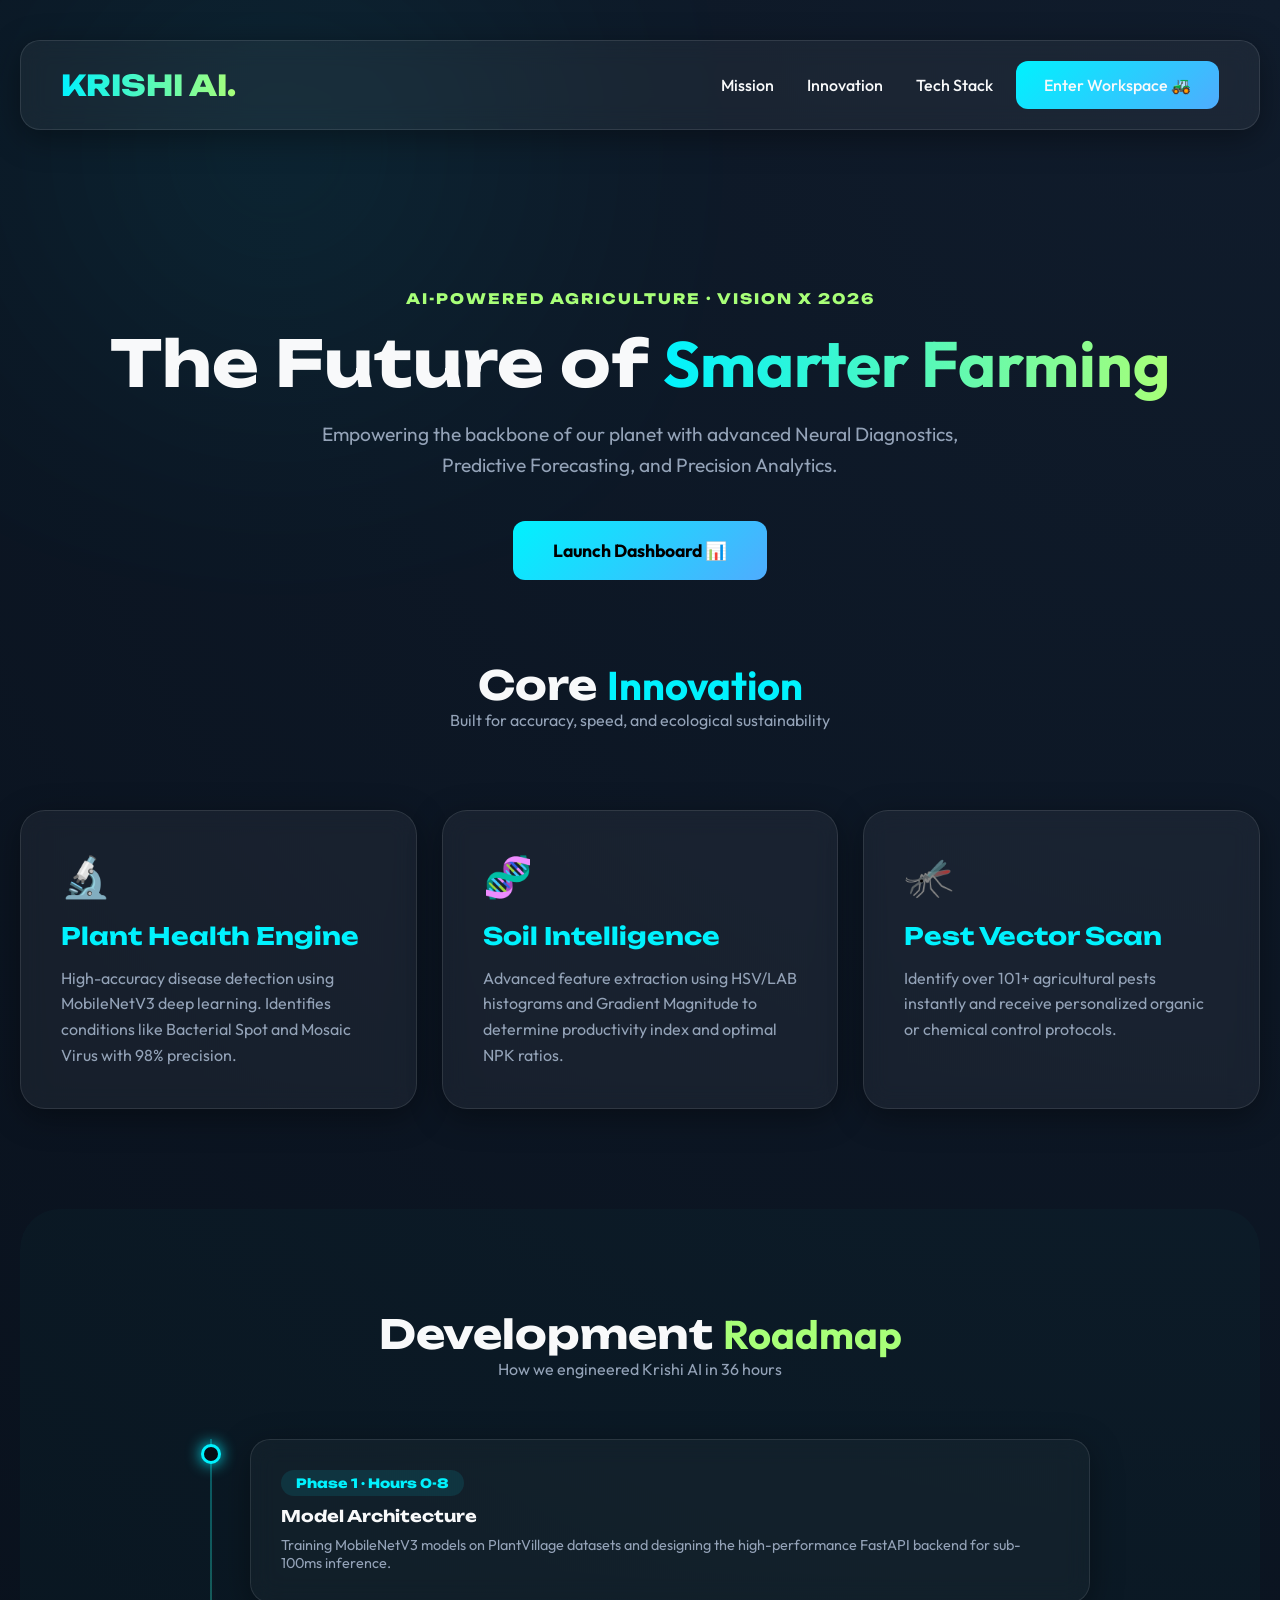
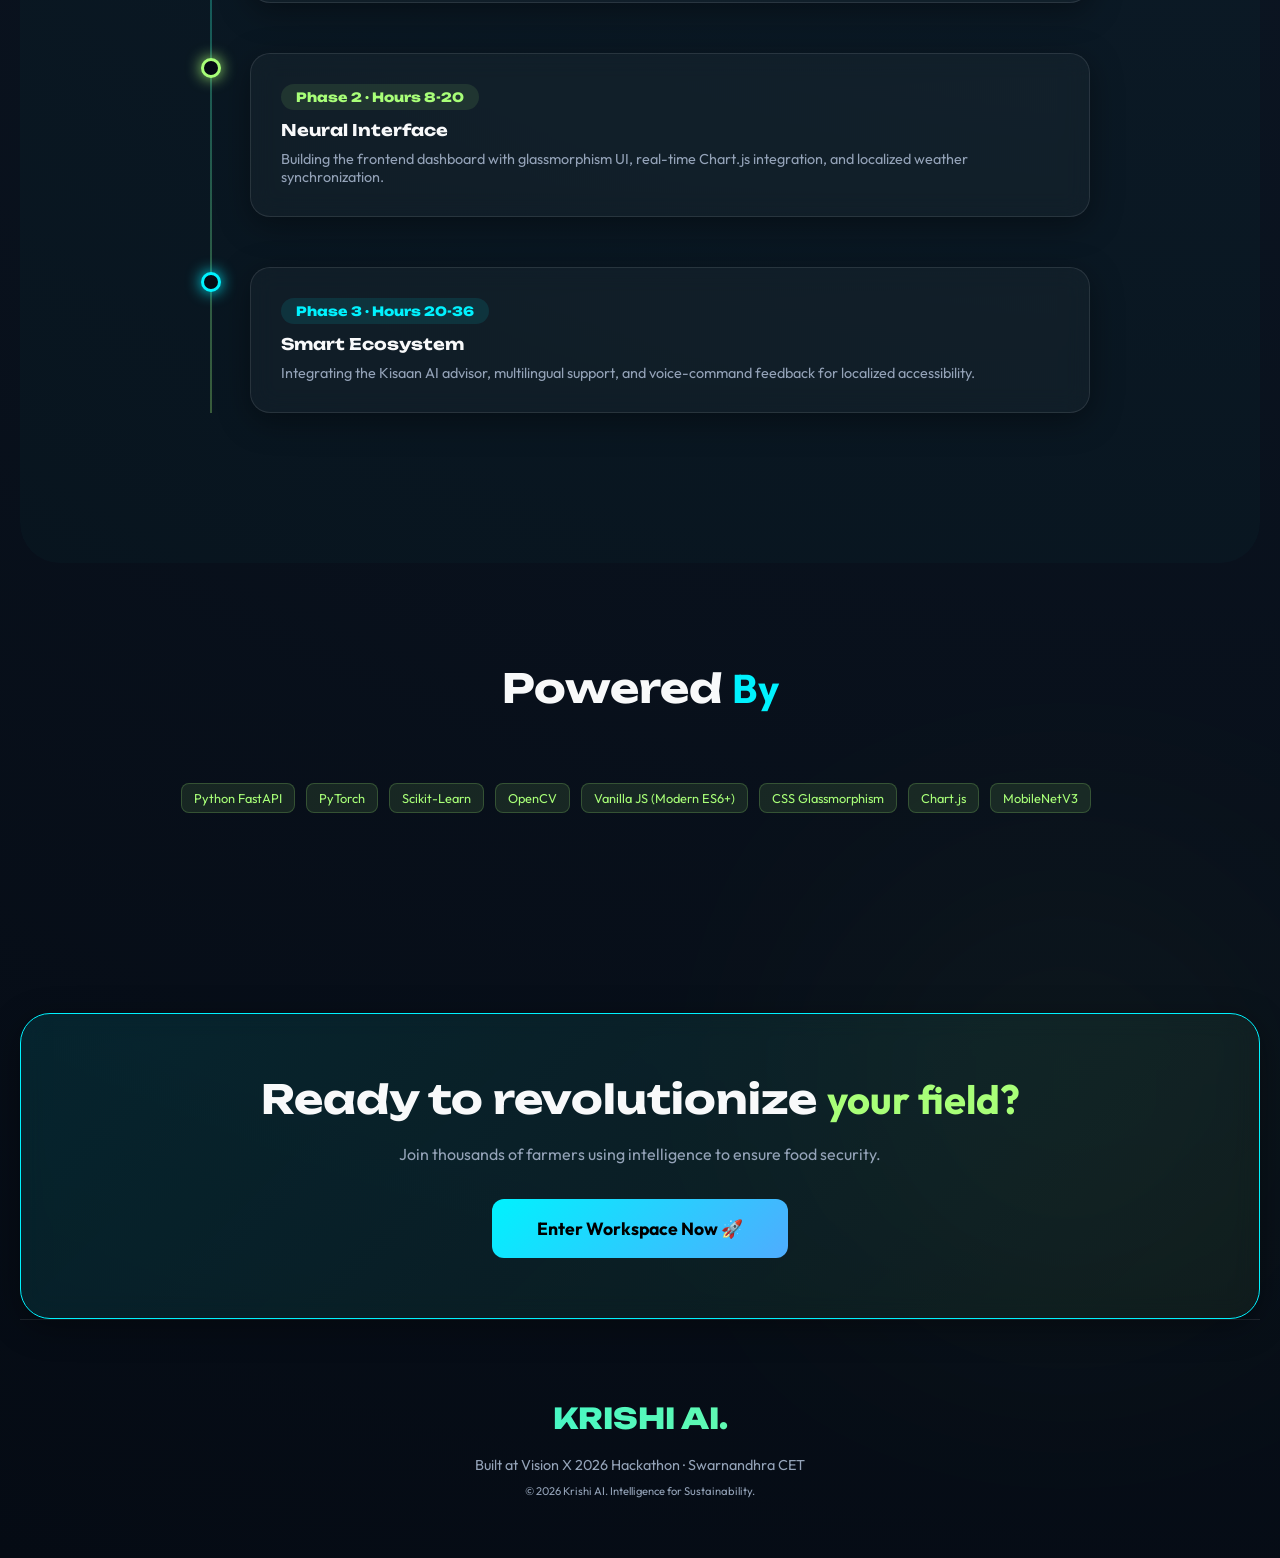
<file: frontend/index.html>
<!DOCTYPE html>
<html lang="en">
<head>
    <meta charset="UTF-8">
    <meta name="viewport" content="width=device-width, initial-scale=1.0">
    <title>Krishi AI - Smart Agricultural Ecosystem</title>
    <!-- Fonts -->
    <link href="https://fonts.googleapis.com/css2?family=Unbounded:wght@300;500;800&family=Outfit:wght@300;400;700&display=swap" rel="stylesheet">
    <!-- AOS CSS -->
    <link href="https://unpkg.com/aos@2.3.1/dist/aos.css" rel="stylesheet">
    <link rel="stylesheet" href="assets/style.css">
    
    <style>
        .hero-section {
            padding: 120px 0 80px;
            text-align: center;
            position: relative;
            z-index: 1;
        }
        
        .hero-section h1 {
            font-size: 4rem;
            margin-bottom: 20px;
            line-height: 1.1;
        }
        
        .hero-section p {
            font-size: 1.2rem;
            color: var(--text-muted);
            max-width: 700px;
            margin: 0 auto 40px;
            line-height: 1.6;
        }
        
        .feature-grid {
            margin-top: 80px;
        }
        
        .feature-card {
            background: var(--card-dark);
            backdrop-filter: blur(12px);
            padding: 40px;
            border-radius: 25px;
            border: 1px solid var(--glass-border);
            transition: 0.4s;
            text-align: left;
        }
        
        .feature-card:hover {
            border-color: var(--primary);
            transform: translateY(-10px);
            box-shadow: 0 15px 40px rgba(0, 242, 254, 0.15);
        }
        
        .feature-icon {
            font-size: 2.5rem;
            margin-bottom: 20px;
            display: inline-block;
        }
        
        .feature-card h3 {
            font-size: 1.5rem;
            margin-bottom: 15px;
            color: var(--primary);
        }
        
        .feature-card p {
            color: var(--text-muted);
            line-height: 1.6;
        }
        
        .timeline-section {
            padding: 100px 0;
            background: rgba(0, 242, 254, 0.02);
        }
        
        .timeline-container {
            max-width: 900px;
            margin: 60px auto 0;
            position: relative;
        }
        
        .timeline-container::before {
            content: '';
            position: absolute;
            left: 20px;
            top: 0;
            bottom: 0;
            width: 2px;
            background: linear-gradient(to bottom, var(--primary), var(--secondary));
            opacity: 0.3;
        }
        
        .timeline-item {
            margin-bottom: 50px;
            padding-left: 60px;
            position: relative;
        }
        
        .timeline-dot {
            position: absolute;
            left: 11px;
            top: 5px;
            width: 20px;
            height: 20px;
            background: var(--bg-dark);
            border: 3px solid var(--primary);
            border-radius: 50%;
            z-index: 2;
            box-shadow: 0 0 15px var(--primary);
        }
        
        .timeline-content {
            background: rgba(255, 255, 255, 0.03);
            border: 1px solid var(--glass-border);
            padding: 30px;
            border-radius: 20px;
        }
        
        .phase-badge {
            display: inline-block;
            padding: 5px 15px;
            background: rgba(0, 242, 254, 0.1);
            color: var(--primary);
            border-radius: 50px;
            font-size: 0.8rem;
            font-weight: 800;
            margin-bottom: 10px;
            font-family: 'Unbounded';
        }
        
        .tech-badge {
            background: rgba(168, 255, 120, 0.1);
            color: var(--secondary);
            padding: 6px 12px;
            border-radius: 8px;
            font-size: 0.8rem;
            margin-right: 8px;
            margin-top: 10px;
            display: inline-block;
            border: 1px solid rgba(168, 255, 120, 0.2);
        }

        .cta-box {
            background: linear-gradient(135deg, rgba(0, 242, 254, 0.1), rgba(168, 255, 120, 0.05));
            border: 1px solid var(--primary);
            padding: 60px;
            border-radius: 30px;
            text-align: center;
            margin-top: 100px;
            position: relative;
            overflow: hidden;
        }
        
        .nav-container {
            display: flex;
            justify-content: space-between;
            align-items: center;
            padding: 30px 0;
        }

        footer {
            padding: 80px 0 40px;
            text-align: center;
            border-top: 1px solid var(--glass-border);
        }
    </style>
</head>
<body class="fade-in">
    <div class="container" style="position: relative;">
        <!-- Background Glows -->
        <div class="bg-glow" style="top: 0; left: 10%;"></div>
        <div class="bg-glow" style="bottom: 10%; right: 5%; background: var(--secondary); opacity: 0.1;"></div>
        
        <nav class="nav-container glass" style="margin-top: 20px; padding: 20px 40px; border-radius: 20px;">
            <div class="logo">KRISHI AI.</div>
            <div class="nav-links">
                <a href="#about">Mission</a>
                <a href="#features">Innovation</a>
                <a href="#tech">Tech Stack</a>
                <a href="dashboard.html" class="btn btn-primary" style="margin-left: 20px;">Enter Workspace 🚜</a>
            </div>
        </nav>

        <section class="hero-section">
            <div data-aos="fade-down" style="font-family: 'Unbounded'; color: var(--secondary); font-size: 0.9rem; font-weight: 800; letter-spacing: 2px; margin-bottom: 20px;">
                AI-POWERED AGRICULTURE · VISION X 2026
            </div>
            <h1 data-aos="fade-up" data-aos-delay="100">The Future of <span style="background: linear-gradient(to right, var(--primary), var(--secondary)); -webkit-background-clip: text; background-clip: text; -webkit-text-fill-color: transparent;">Smarter Farming</span></h1>
            <p data-aos="fade-up" data-aos-delay="200">
                Empowering the backbone of our planet with advanced Neural Diagnostics, Predictive Forecasting, and Precision Analytics.
            </p>
            <div data-aos="zoom-in" data-aos-delay="300">
                <a href="dashboard.html" class="btn btn-primary" style="font-size: 1.1rem; padding: 18px 40px;">Launch Dashboard 📊</a>
            </div>
        </section>

        <section id="features" class="section">
            <div class="section-header" style="text-align: center; margin-bottom: 60px;">
                <h2 style="font-size: 2.5rem;" data-aos="fade-up">Core <span style="color: var(--primary);">Innovation</span></h2>
                <p style="color: var(--text-muted);" data-aos="fade-up" data-aos-delay="100">Built for accuracy, speed, and ecological sustainability</p>
            </div>
            
            <div class="grid feature-grid">
                <div class="feature-card glass" data-aos="fade-right">
                    <span class="feature-icon">🔬</span>
                    <h3>Plant Health Engine</h3>
                    <p>High-accuracy disease detection using MobileNetV3 deep learning. Identifies conditions like Bacterial Spot and Mosaic Virus with 98% precision.</p>
                </div>
                <div class="feature-card glass" data-aos="fade-up">
                    <span class="feature-icon">🧬</span>
                    <h3>Soil Intelligence</h3>
                    <p>Advanced feature extraction using HSV/LAB histograms and Gradient Magnitude to determine productivity index and optimal NPK ratios.</p>
                </div>
                <div class="feature-card glass" data-aos="fade-left">
                    <span class="feature-icon">🦟</span>
                    <h3>Pest Vector Scan</h3>
                    <p>Identify over 101+ agricultural pests instantly and receive personalized organic or chemical control protocols.</p>
                </div>
            </div>
        </section>

        <section id="about" class="timeline-section" style="margin-top: 100px; border-radius: 40px; padding: 100px 40px;">
            <div class="section-header" style="text-align: center; margin-bottom: 60px;">
                <h2 style="font-size: 2.5rem;" data-aos="fade-up">Development <span style="color: var(--secondary);">Roadmap</span></h2>
                <p style="color: var(--text-muted);" data-aos="fade-up" data-aos-delay="100">How we engineered Krishi AI in 36 hours</p>
            </div>

            <div class="timeline-container">
                <div class="timeline-item" data-aos="fade-right">
                    <div class="timeline-dot"></div>
                    <div class="timeline-content glass">
                        <span class="phase-badge">Phase 1 · Hours 0-8</span>
                        <h4 style="margin-bottom: 10px; font-family: 'Unbounded';">Model Architecture</h4>
                        <p style="color: var(--text-muted); font-size: 0.9rem;">Training MobileNetV3 models on PlantVillage datasets and designing the high-performance FastAPI backend for sub-100ms inference.</p>
                    </div>
                </div>
                <div class="timeline-item" data-aos="fade-right" data-aos-delay="100">
                    <div class="timeline-dot" style="border-color: var(--secondary); box-shadow: 0 0 15px var(--secondary);"></div>
                    <div class="timeline-content glass">
                        <span class="phase-badge" style="background: rgba(168, 255, 120, 0.1); color: var(--secondary);">Phase 2 · Hours 8-20</span>
                        <h4 style="margin-bottom: 10px; font-family: 'Unbounded';">Neural Interface</h4>
                        <p style="color: var(--text-muted); font-size: 0.9rem;">Building the frontend dashboard with glassmorphism UI, real-time Chart.js integration, and localized weather synchronization.</p>
                    </div>
                </div>
                <div class="timeline-item" data-aos="fade-right" data-aos-delay="200">
                    <div class="timeline-dot"></div>
                    <div class="timeline-content glass">
                        <span class="phase-badge">Phase 3 · Hours 20-36</span>
                        <h4 style="margin-bottom: 10px; font-family: 'Unbounded';">Smart Ecosystem</h4>
                        <p style="color: var(--text-muted); font-size: 0.9rem;">Integrating the Kisaan AI advisor, multilingual support, and voice-command feedback for localized accessibility.</p>
                    </div>
                </div>
            </div>
        </section>

        <section id="tech" style="padding: 100px 0;">
            <div class="section-header" style="text-align: center; margin-bottom: 60px;">
                <h2 style="font-size: 2.5rem;" data-aos="fade-up">Powered <span style="color: var(--primary);">By</span></h2>
            </div>
            <div style="text-align: center;" data-aos="zoom-in">
                <span class="tech-badge">Python FastAPI</span>
                <span class="tech-badge">PyTorch</span>
                <span class="tech-badge">Scikit-Learn</span>
                <span class="tech-badge">OpenCV</span>
                <span class="tech-badge">Vanilla JS (Modern ES6+)</span>
                <span class="tech-badge">CSS Glassmorphism</span>
                <span class="tech-badge">Chart.js</span>
                <span class="tech-badge">MobileNetV3</span>
            </div>
        </section>

        <div class="cta-box glass" data-aos="zoom-in">
            <h2 style="font-size: 2.5rem; margin-bottom: 20px; font-family: 'Unbounded';">Ready to revolutionize <span style="color: var(--secondary);">your field?</span></h2>
            <p style="color: var(--text-muted); margin-bottom: 35px;">Join thousands of farmers using intelligence to ensure food security.</p>
            <a href="dashboard.html" class="btn btn-primary" style="padding: 18px 45px; font-size: 1.1rem;">Enter Workspace Now 🚀</a>
        </div>

        <footer>
            <div class="logo" style="margin-bottom: 20px;">KRISHI AI.</div>
            <p style="color: var(--text-muted); font-size: 0.9rem;">Built at Vision X 2026 Hackathon · Swarnandhra CET</p>
            <p style="color: var(--text-muted); font-size: 0.7rem; margin-top: 10px;">© 2026 Krishi AI. Intelligence for Sustainability.</p>
        </footer>
    </div>

    <script src="https://unpkg.com/aos@2.3.1/dist/aos.js"></script>
    <script>
        AOS.init({
            duration: 1000,
            once: true
        });
    </script>
</body>
</html>
</file>
<file: frontend/assets/style.css>
@import url('https://fonts.googleapis.com/css2?family=Unbounded:wght@300;500;800&family=Outfit:wght@300;400;700&display=swap');

:root {
    --primary: #00f2fe; /* Electric blue */
    --primary-alt: #4facfe;
    --secondary: #a8ff78; /* Lime spark */
    --secondary-alt: #78ffd6;
    --bg-dark: #050b14;
    --card-dark: rgba(255, 255, 255, 0.05); /* Glass base */
    --text-white: #f8f9fa;
    --text-muted: #94a3b8;
    --accent-glow: rgba(0, 242, 254, 0.4);
    --glass-border: rgba(255, 255, 255, 0.1);
}

* {
    margin: 0;
    padding: 0;
    box-sizing: border-box;
    font-family: 'Outfit', sans-serif;
}

body {
    background: radial-gradient(circle at top right, #101c2c, var(--bg-dark));
    color: var(--text-white);
    min-height: 100vh;
    overflow-x: hidden;
}

/* Custom Theme Scrollbar */
::-webkit-scrollbar, *::-webkit-scrollbar {
    width: 6px;
    height: 6px;
}

::-webkit-scrollbar-track, *::-webkit-scrollbar-track {
    background: transparent;
}

::-webkit-scrollbar-thumb, *::-webkit-scrollbar-thumb {
    background: rgba(0, 242, 254, 0.2);
    border-radius: 10px;
    border: 2px solid transparent;
    background-clip: content-box;
}

::-webkit-scrollbar-thumb:hover, *::-webkit-scrollbar-thumb:hover {
    background: var(--primary);
    box-shadow: 0 0 10px var(--accent-glow);
}

/* Specific target for feeds */
#detectionFeed::-webkit-scrollbar-thumb {
    background: var(--primary-alt);
    opacity: 0.5;
}

/* Firefox Support */
* {
    scrollbar-width: thin;
    scrollbar-color: rgba(0, 242, 254, 0.2) transparent;
}

h1, h2, h3, .logo {
    font-family: 'Unbounded', cursive;
}

.container {
    max-width: 1300px;
    margin: auto;
    padding: 20px;
}

/* Glassmorphism Effect */
.glass {
    background: var(--card-dark);
    backdrop-filter: blur(12px);
    -webkit-backdrop-filter: blur(12px);
    border: 1px solid var(--glass-border);
    border-radius: 20px;
    box-shadow: 0 8px 32px 0 rgba(0, 0, 0, 0.37);
}

/* Hero Section Grains/Glows */
.bg-glow {
    position: absolute;
    width: 300px;
    height: 300px;
    background: var(--primary);
    filter: blur(150px);
    opacity: 0.2;
    z-index: -1;
    border-radius: 50%;
}

/* Navbar */
nav {
    display: flex;
    justify-content: space-between;
    align-items: center;
    padding: 25px 40px;
    margin-bottom: 40px;
    border-radius: 25px;
    margin-top: 20px;
}

.logo {
    font-weight: 800;
    font-size: 1.8rem;
    background: linear-gradient(to right, var(--primary), var(--secondary));
    -webkit-background-clip: text;
    background-clip: text;
    -webkit-text-fill-color: transparent;
}

.nav-links a {
    color: var(--text-white);
    text-decoration: none;
    margin-left: 30px;
    font-weight: 500;
    position: relative;
    transition: 0.3s;
}

.nav-links a::after {
    content: '';
    position: absolute;
    width: 0;
    height: 2px;
    bottom: -5px;
    left: 0;
    background: var(--primary);
    transition: 0.3s;
}

.nav-links a:hover::after {
    width: 100%;
}

/* Buttons */
.btn {
    padding: 14px 28px;
    border-radius: 12px;
    font-weight: 700;
    cursor: pointer;
    transition: 0.4s cubic-bezier(0.175, 0.885, 0.32, 1.275);
    border: none;
    text-decoration: none;
    display: inline-flex;
    align-items: center;
    gap: 10px;
}

.btn-primary {
    background: linear-gradient(135deg, var(--primary), var(--primary-alt));
    color: #000;
}

.btn-primary:hover {
    transform: translateY(-5px) scale(1.05);
    box-shadow: 0 0 30px var(--accent-glow);
}

/* Sidebar for Dashboard */
.sidebar {
    position: fixed;
    top: 20px;
    left: 20px;
    bottom: 20px;
    width: 280px;
    z-index: 1000;
    padding: 40px 20px;
}

.main-content {
    margin-left: 320px;
    padding: 20px;
}

/* Cards */
.card {
    padding: 30px;
    margin-bottom: 20px;
    transition: 0.3s ease;
}

.card:hover {
    border-color: var(--primary);
    transform: translateY(-5px);
}

/* Form Styles */
input, select {
    width: 100%;
    padding: 16px;
    background: rgba(255, 255, 255, 0.05);
    border: 1px solid var(--glass-border);
    border-radius: 12px;
    color: #fff;
    font-size: 1rem;
    transition: 0.3s;
}

input:focus {
    outline: none;
    border-color: var(--primary);
    box-shadow: 0 0 10px var(--accent-glow);
}

/* Grid System */
.grid {
    display: grid;
    grid-template-columns: repeat(auto-fit, minmax(300px, 1fr));
    gap: 25px;
}

/* Dashboard Specifics */
.stat-value {
    font-size: 2.5rem;
    font-weight: 800;
    margin-top: 10px;
    color: var(--primary);
}

.stat-label {
    color: var(--text-muted);
}

/* Animations */
[data-aos] {
    transition-duration: 1000ms !important;
}
</file>
